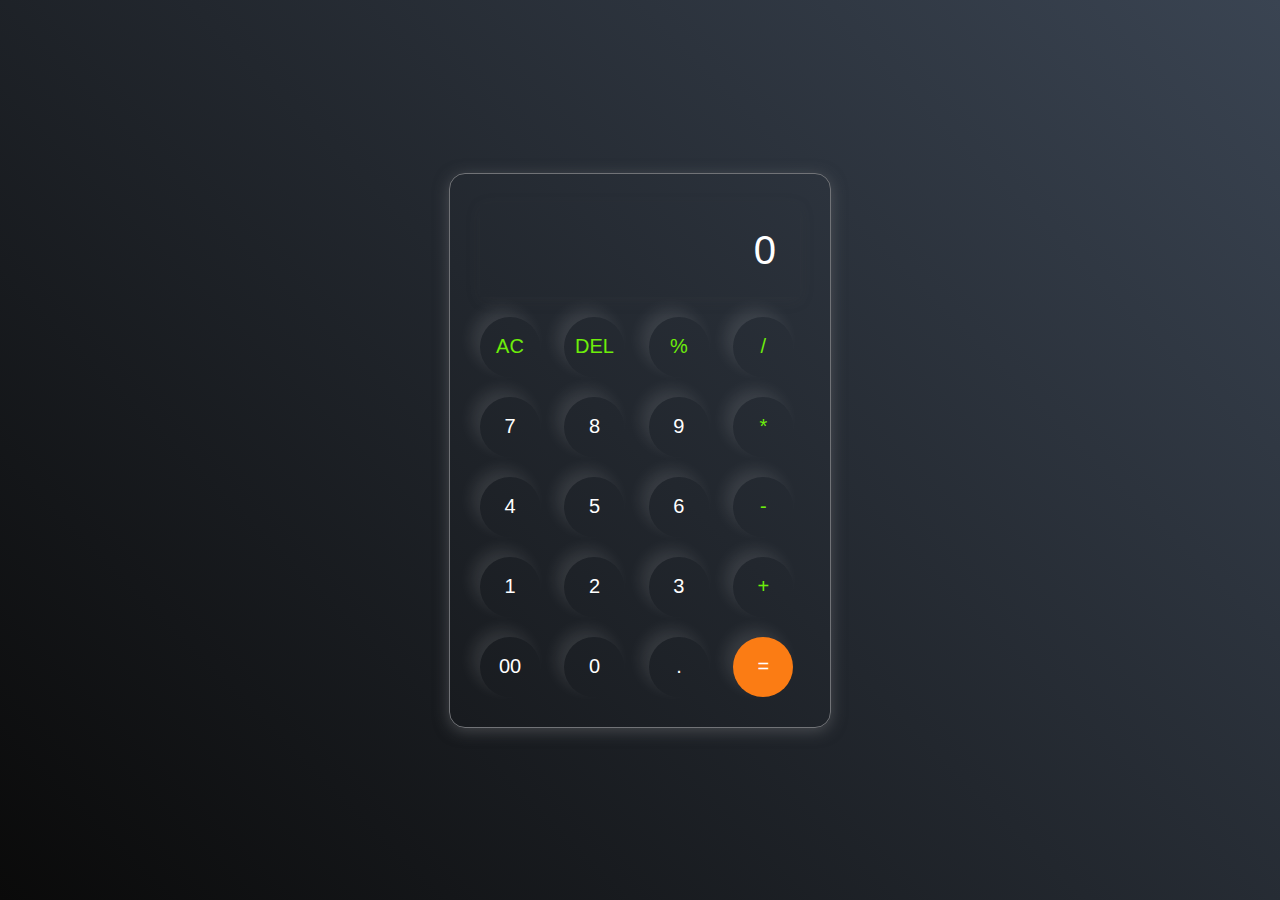
<file: Calculator/index.html>
<!DOCTYPE html>
<html lang="en">
<head>
    <meta charset="UTF-8">
    <meta name="viewport" content="width=device-width, initial-scale=1.0">
    <link rel="stylesheet" href="style.css">
    <title>Calculator - CodeByIrfan</title>
</head>
<body>
    <div class="calculator">
        <input type="text" placeholder="0" id="inputBtn">
    <div>
        <button class="operator">AC</button>
        <button class="operator">DEL</button>
        <button class="operator">%</button>
        <button class="operator">/</button>
    </div>
    <div>
        <button>7</button>
        <button>8</button>
        <button>9</button>
        <button class="operator">*</button>
    </div>
    <div>
        <button>4</button>
        <button>5</button>
        <button>6</button>
        <button class="operator">-</button>
    </div>
    <div>
        <button>1</button>
        <button>2</button>
        <button>3</button>
        <button class="operator">+</button>
    </div>
    <div>
        <button>00</button>
        <button>0</button>
        <button>.</button>
        <button class="equla">=</button>
    </div>
    </div>
    <script src="script.js"></script>
</body>
</html>
</file>
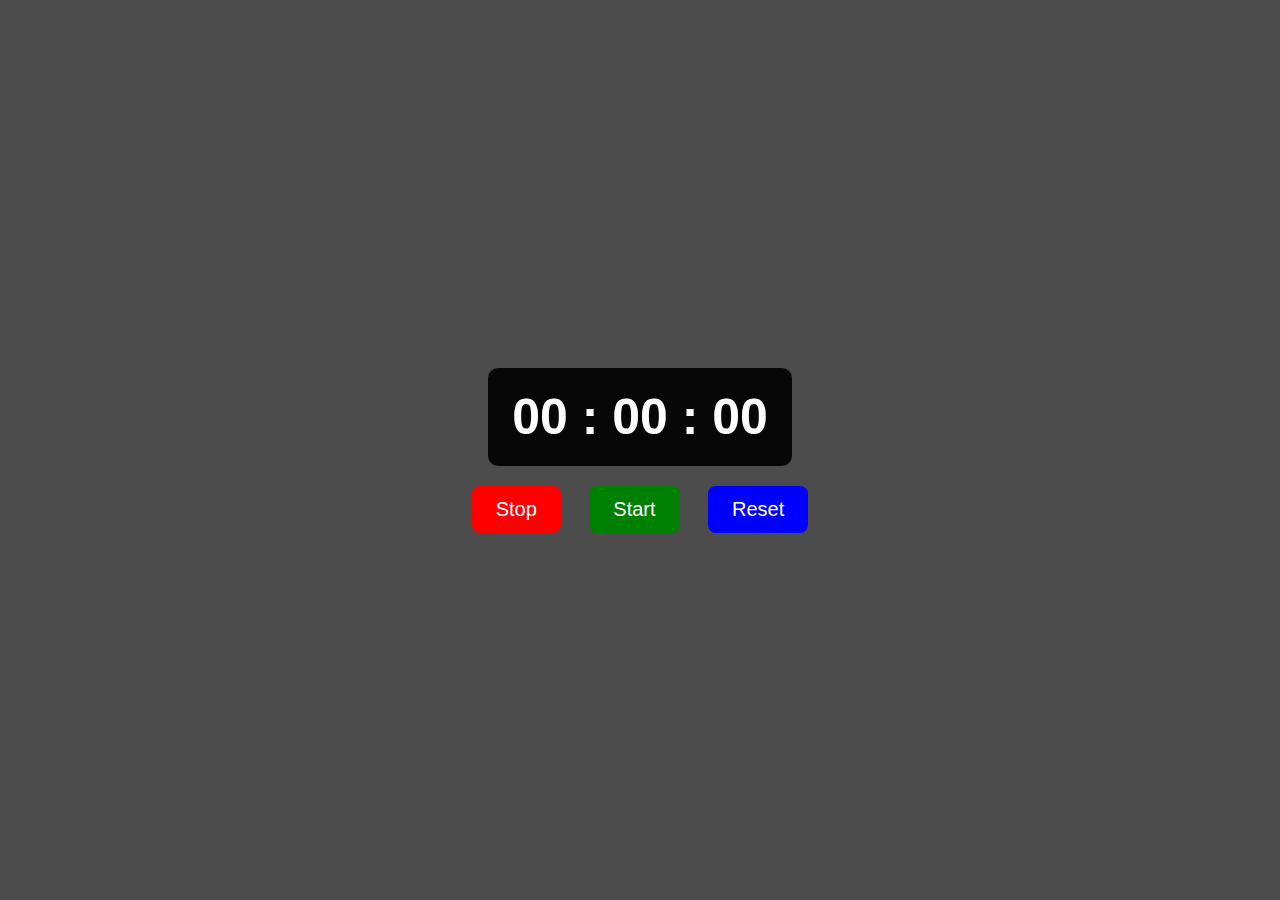
<file: stop-watch/index.html>
<!DOCTYPE html>
<html lang="en">
<head>
    <meta charset="UTF-8">
    <meta name="viewport" content="width=device-width, initial-scale=1.0">
    <title>Stopwatch</title>
    <link rel="stylesheet" href="style.css">
</head>
<body>
    <div class="stopwatch">
        <div class="timerDisplay"> 00 : 00 : 00</div>
    </div>
    <div class="buttons">
        <button id="stopBtn" class="btn" style="--clr:red; ">Stop</button>
        <button id="startBtn" class="btn" style="--clr:green; ">Start</button>
        <button id="resetBtn" class="btn" style="--clr:blue; ">Reset</button>
    </div>
    <script src="script.js"></script>
</body>
</html>
</file>
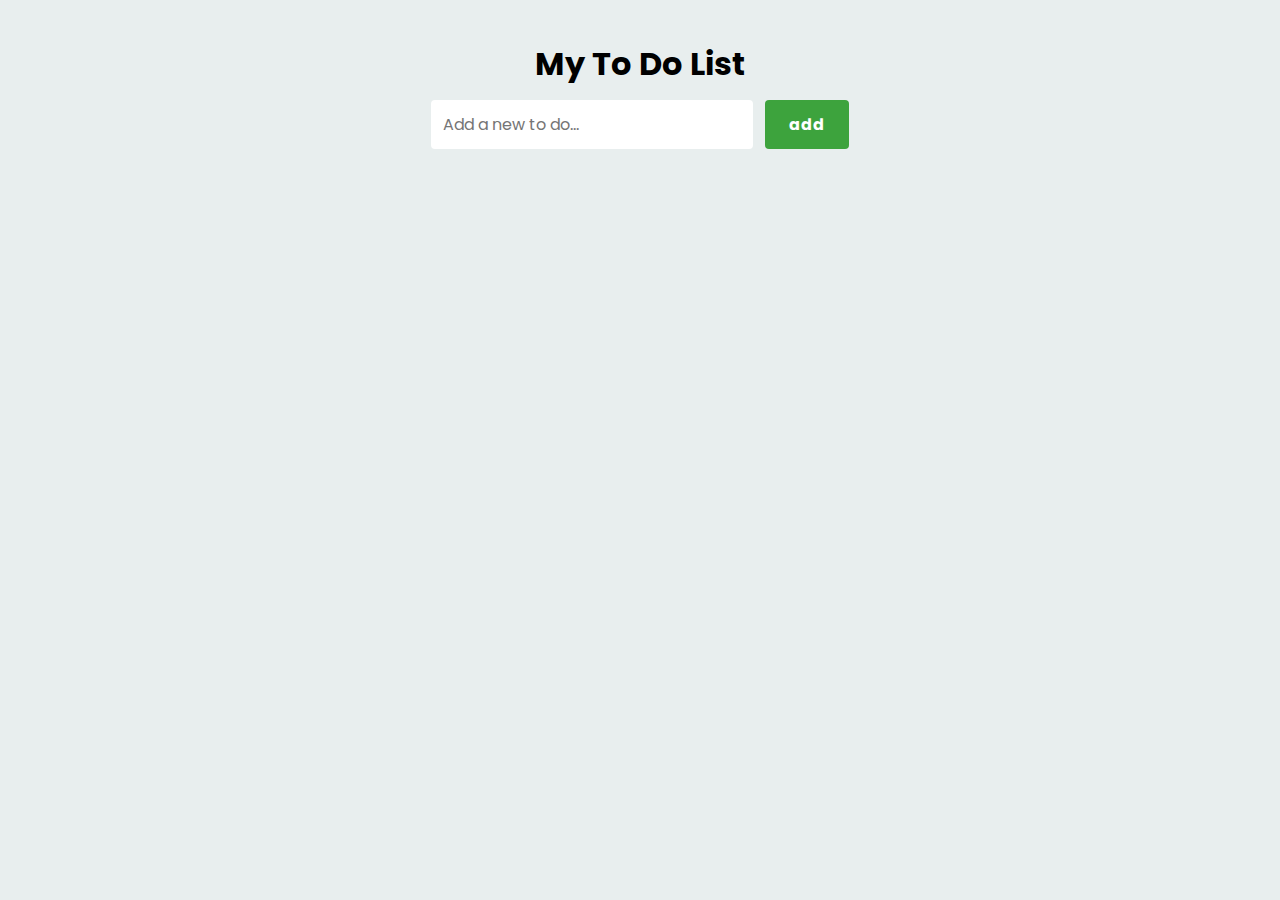
<file: ToDoList/index.html>
<!DOCTYPE html>
<html lang="en">
<head>
    <meta charset="UTF-8">
    <meta name="viewport" content="width=device-width, initial-scale=1.0">
    <title>To Do List - JavaScript Project</title>
    <link rel="stylesheet" href="style.css">
</head>
<body>
    <div class="container">
        <div class="input-container">
            <h1>My To Do List</h1>
            <input type="text" placeholder="Add a new to do..." id="inputBox">
            <input type="button" value="add" id="addBtn">
        </div>
        <ul class="todoList" id="todoList">
            <!-- <li><p>Task1<p></li>
            <li>Task2</li>
            <li>Task3</li> -->
        </ul>
    </div>
    <script src="script.js"></script>
</body>
</html>
</file>
<file: Calculator/style.css>
* {
    margin: 0;
    padding: 0;
    box-sizing: border-box;
    font-family: 'Poppins', sans-serif;
}

body {
    width: 100%;
    height: 100vh;
    display: flex;
    justify-content: center;
    align-items: center;
    background: linear-gradient(45deg, #0a0a0a, #3a4452); 
}

.calculator {
    padding: 20px;
    border: 1px solid #717377;
    background: transparent;
    box-shadow: 0px 3px 15px rgba(113, 115, 119, 0.5);
    border-radius: 16px;
}

input {
    width: 320px;
    padding: 24px;
    box-shadow: 0px 3px 15px rgba(84, 84, 84, 0.1); 
    background: transparent;
    font-size: 40px;
    color: #ffffff;
    border: none;
    text-align: right;
    margin: 10px;
    cursor: pointer;
}

input::placeholder{
    color: #ffffff;
}

button {
    width: 60px;
    height: 60px;
    background: transparent;
    border: none;
    color: #ffffff;
    box-shadow: -8px -8px 15px rgba(255, 255, 255, 0.1);
    margin: 10px;
    border-radius: 50%;
    font-size: 20px;
    cursor: pointer;
}

.equla {
    background-color: #fb7c14;
}

.operator {
    color: #6dee0a;
}
</file>
<file: stop-watch/style.css>
* {
    margin: 0;
    padding: 0;
    box-sizing: border-box;
    font-family: Verdana, Geneva, Tahoma, sans-serif;
}

body {
    background-color: #000000b3;
    color: #ffffff;
    display: flex;
    justify-content: center;
    align-items: center;
    min-height: 100vh;
    flex-direction: column;
}

.stopwatch {
    background-color: rgba(0, 0, 0, 0.9);
    padding: 20px 24px;
    border-radius: 10px;
}

.timerDisplay{
    font-size: 50px;
    font-weight: 600;
}

.buttons {
    margin-top: 20px;
}

.btn {
    font-size: 20px;
    background: none;
    border: none;
    color: #fff;
    background: var(--clr);
    padding: 12px 24px;
    margin-inline: 12px;
    border-radius: 8px;
    cursor: pointer;
}
</file>
<file: ToDoList/style.css>
@import url('https://fonts.googleapis.com/css2?family=Poppins&display=swap');

* {
    margin: 0;
    padding: 0;
    box-sizing: border-box;
    font-family: "Poppins", sans-serif;
}

body {
    background: rgb(232, 238, 238);
}

.container {
    display: flex;
    flex-direction: column;
    justify-content: center;
    align-items: center;
    margin-top: 20px;
}

.input-container {
    width: 100%;
    max-width: 500px;
    text-align: center;
    padding: 20px;
}

.input-container input {
    border: none;
    outline: none;
    padding: 12px;
    margin-block: 12px;
    border-radius: 4px;
    font-size: 16px;
}

.input-container input[type="text"] {
    width: 70%;
}
.input-container input[type="button"] {
    background: #3da33d;
    cursor: pointer;
    color: #ffffff;
    font-weight: 700;
    margin-left: 8px;
    padding: 12px 24px;
}
.input-container input[type="button"]:hover {
    background: #60b160;
}

ul {
    width: 100%;
    max-width: 450px;
    /* display: flex;
    justify-content: center;
    flex-direction: column;
    align-items: center; */
}

ul li {
    list-style: none;
    cursor: pointer;
    border: 0.125px solid #a19f9f;
    padding: 6px 12px;
    margin-block-end: 12px;
    background: #ffffff;
    border-radius: 8px;
    display: flex;
    align-items: center;
    justify-content: space-between;
    transition: background-color 0.5s;
}

ul li:hover{
    background-color: #cbcaca;
}

ul li p{
    flex-grow: 1;
    padding: 2px;
}

.btn {
    border: none;
    outline: none;
    font-size: 16px;
    background: none;
    font-weight: 600;
    cursor: pointer;
    padding: 8px;
}

.deleteBtn {
    color: #ff0000;
}
.editBtn {
    color: #008000;
}
</file>
